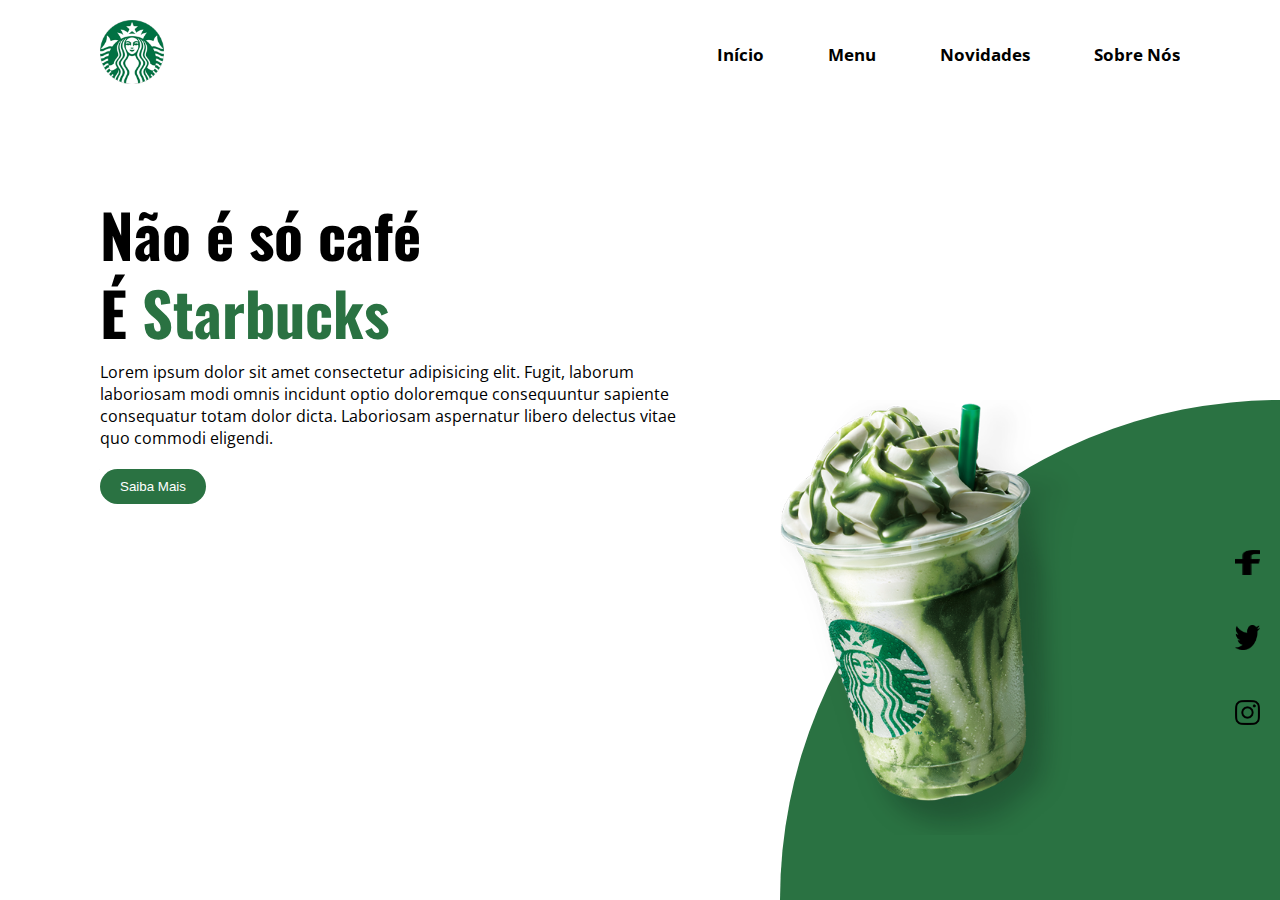
<file: index.html>
<!DOCTYPE html>
<html lang="pt-br">
<head>
    <meta charset="UTF-8">
    <meta http-equiv="X-UA-Compatible" content="IE=edge">
    <meta name="viewport" content="width=device-width, initial-scale=1.0">
    <link rel="shortcut icon" href="AnyConv.com__logo.ico" type="image/x-icon">
    <title>Starbucks</title>
    <link rel="stylesheet" href="style.css">
</head>
<body>

    <header>
        <div class="center">
            <div class="logo">
                <a href="index1.html"><img src="assets1/logo.png" alt=""></a>
            </div>
            <div class="menu">
                <a href="#">Início</a>
                <a href="#">Menu</a>
                <a href="#">Novidades</a>
                <a href="#">Sobre Nós</a>
            </div>
            <div class="header-menu">
                <img src="assets/menu.png" alt="menu">
            </div>
        </div>
    </header>

    <section class="about">
        <div class="extras">
            <img src="assets1/img1.png" alt="">
            <div class="social-media">
                <a href="#"><img src="assets1/facebook.png" alt=""></a>
                <a href="#"><img src="assets1/twitter.png" alt=""></a>
                <a href="#"><img src="assets1/instagram.png" alt=""></a>
            </div>
        </div>
        <div class="cont">
            <div class="container-content">
                <h1>Não é só café <br>É <span>Starbucks</span></h1>
                <p>Lorem ipsum dolor sit amet consectetur adipisicing elit. Fugit, laborum laboriosam modi omnis incidunt optio doloremque consequuntur sapiente consequatur totam dolor dicta. Laboriosam aspernatur libero delectus vitae quo commodi eligendi.</p>
                <button><a href="index1.html">Saiba Mais</a></button>
            </div>
        </div>
    </section>

</body>
</html>
</file>
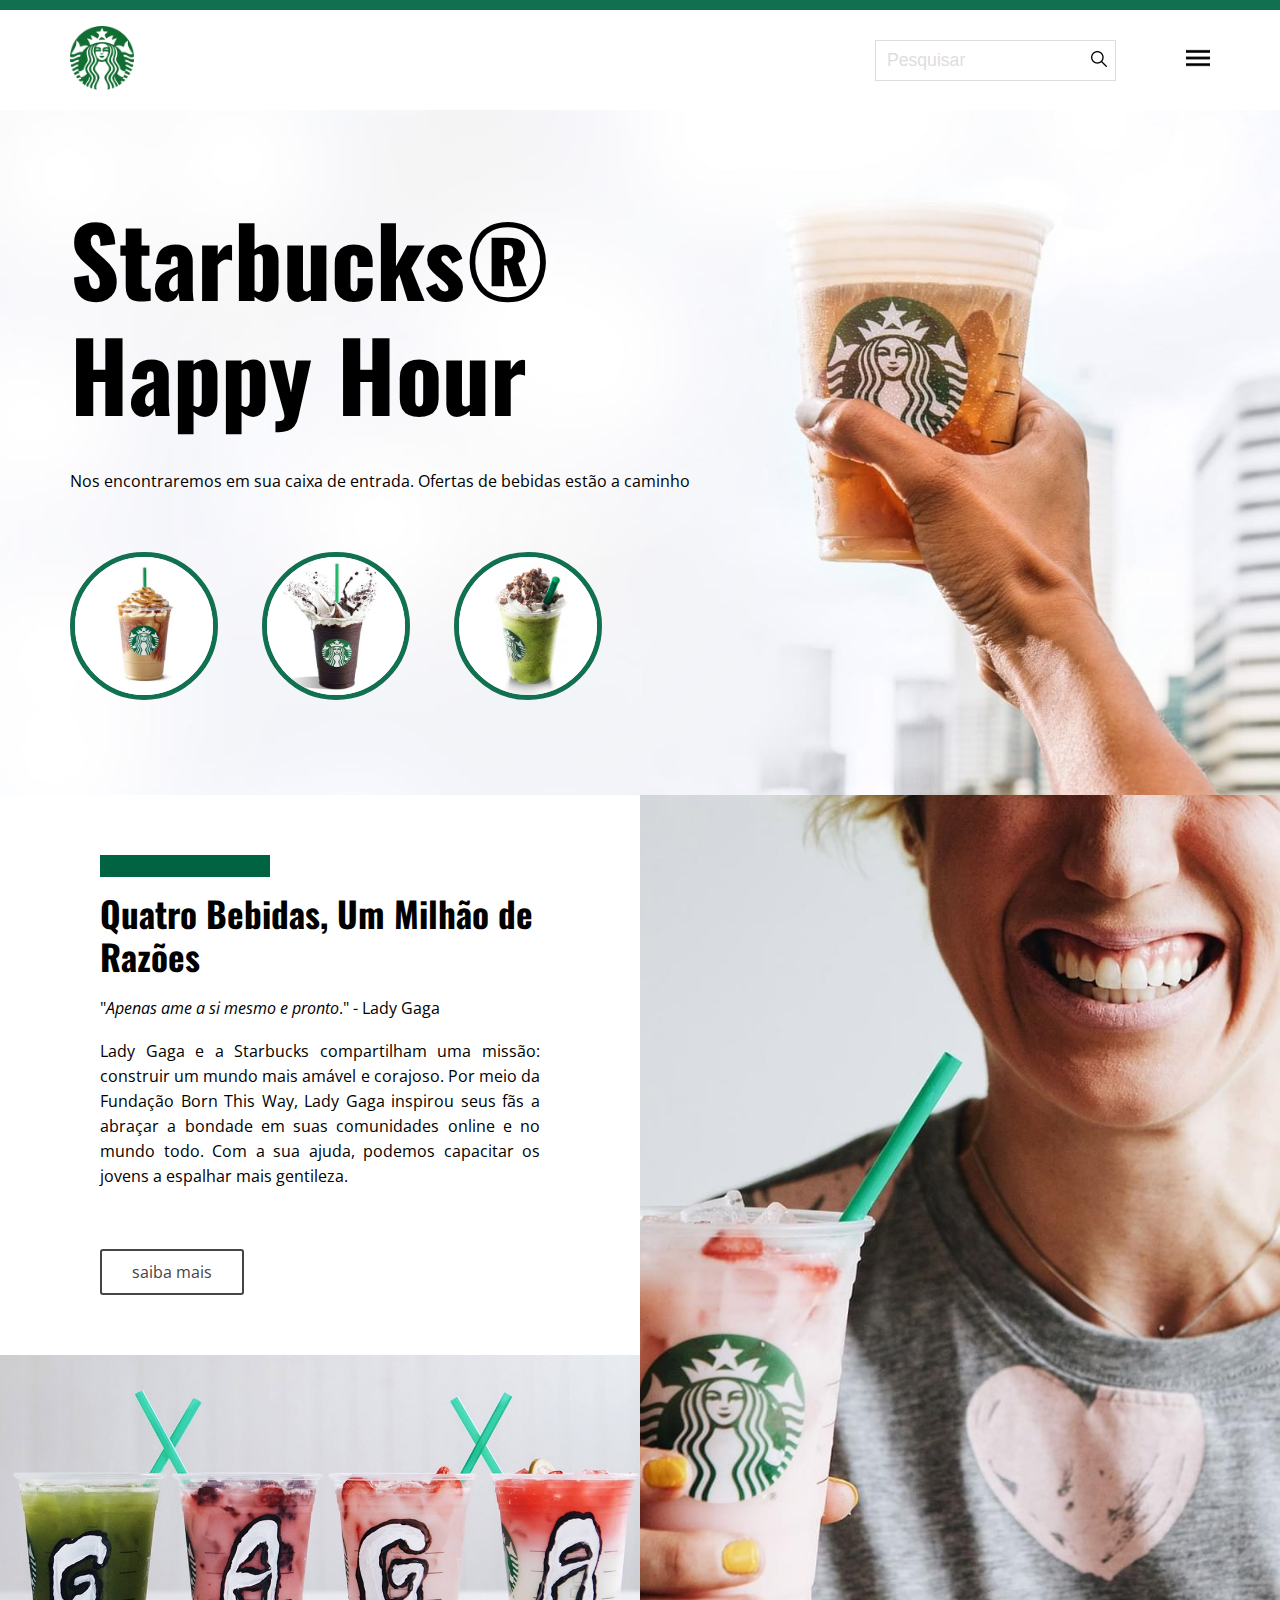
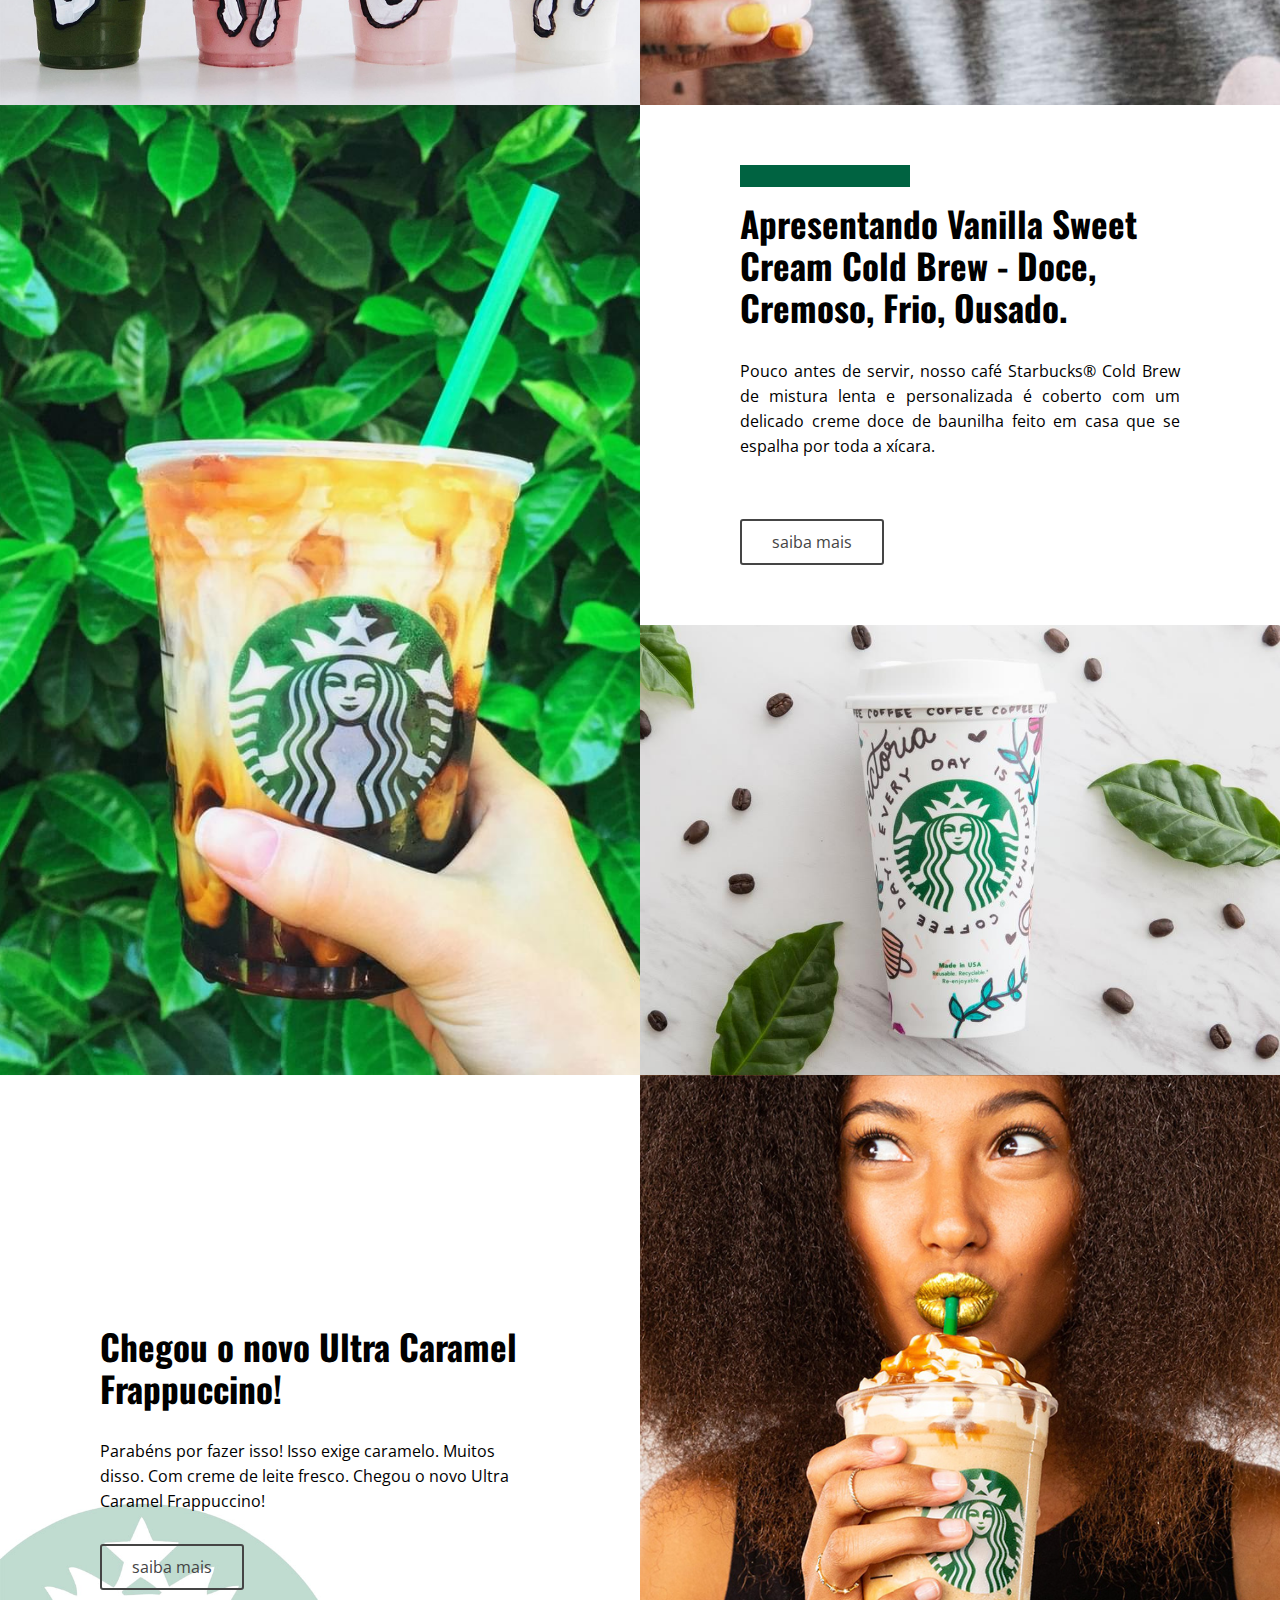
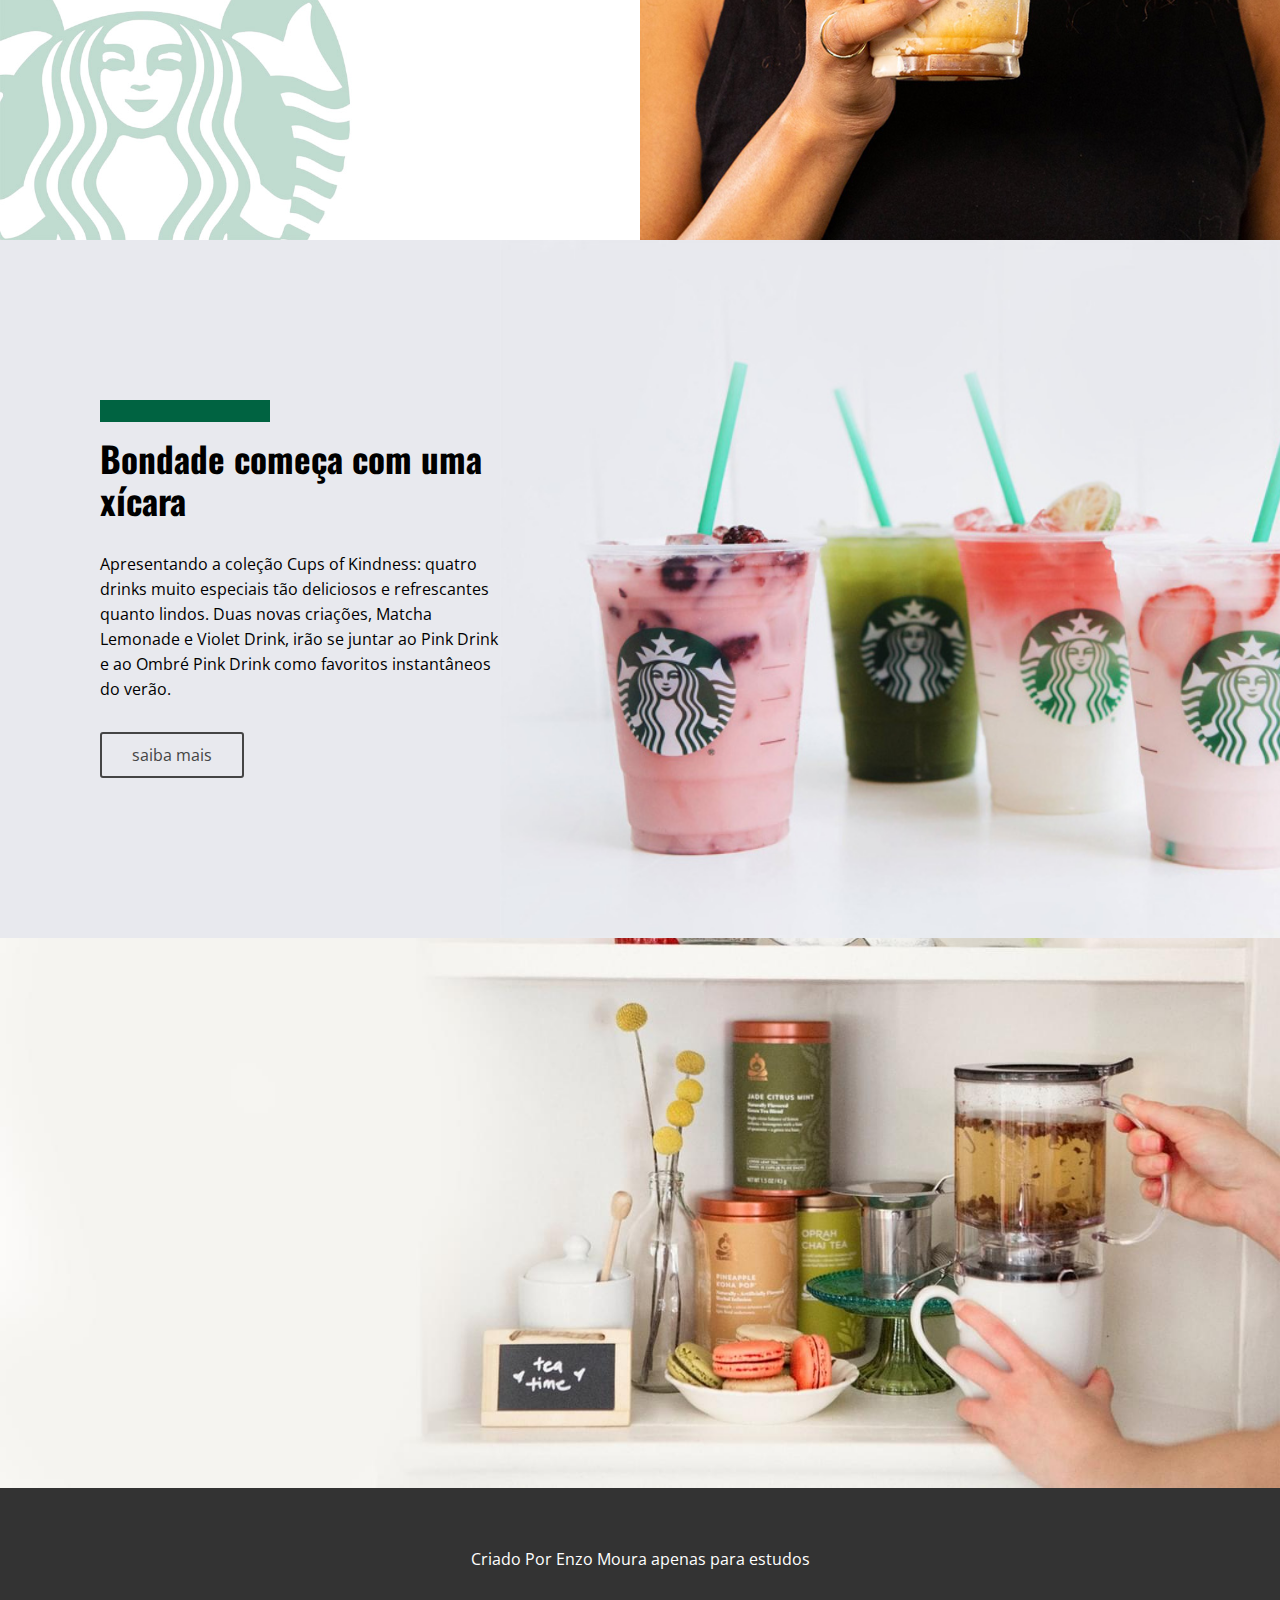
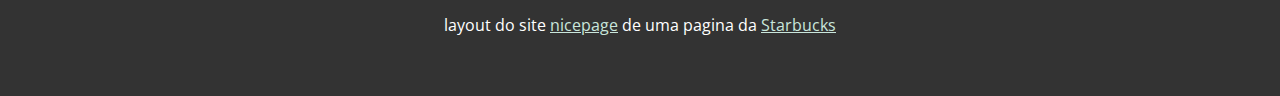
<file: index1.html>
<!DOCTYPE html>
<html lang="pt-br">
<head>
    <meta charset="UTF-8">
    <meta http-equiv="X-UA-Compatible" content="IE=edge">
    <meta name="viewport" content="width=device-width, initial-scale=1.0">
    <link rel="shortcut icon" href="AnyConv.com__logo.ico" type="image/x-icon">
    <title>Starbucks</title>
    <link rel="stylesheet" href="style.css">
</head>
<body>


    <header>
        <div class="line"></div>
        <div class="container header--area">
            <div class="logo">
                <a href="index.html"><img src="assets/logo.png" alt="logo Starbucks"></a>
            </div>

            <div class="header--right">
                <div class="header--search">
                    <form>
                        <input type="text" name="search" maxlength="17" placeholder="Pesquisar" >
                        <button>
                            <img src="assets/loupe.png" alt="lupa de pesquisa">
                        </button>
                    </form>
                </div>
                <div class="header--menu">
                    <img src="assets/menu.png" alt="menu">
                </div>
            </div>
        </div>
    </header>


    <section class="banner">
        <div class="container">
            <h1>Starbucks&reg; <br> Happy Hour</h1>
            <p>Nos encontraremos em sua caixa de entrada. Ofertas de bebidas estão a caminho</p>
            <div class="banner--images">
                <img src="assets/c1.jpg" alt="foto1">
                <img src="assets/c2.jpg" alt="foto2">
                <img src="assets/c3.jpg" alt="foto3">
            </div>
        </div>
    </section>


    <section class="area1">
        <div class="area1--content">
            <div class="bar"></div>
            <h2>Quatro Bebidas, Um Milhão de Razões</h2>
            <div class="area1--quote">
                "<em>Apenas ame a si mesmo e pronto</em>." - Lady Gaga
            </div>
            <div class="area1--text">
                Lady Gaga e a Starbucks compartilham uma missão: construir um mundo mais amável e corajoso. Por meio da Fundação Born This Way, Lady Gaga inspirou seus fãs a abraçar a bondade em suas comunidades online e no mundo todo. Com a sua ajuda, podemos capacitar os jovens a espalhar mais gentileza.
            </div>

            <a href="#" class="button">saiba mais</a>
        </div>
        <div class="area1--img1"></div>
        <div class="area1--img2"></div>
    </section>


    <section class="area2">
        <div class="area2--img1"></div>
        <div class="area2--content">
            <div class="bar"></div>
            <h2>Apresentando Vanilla Sweet Cream Cold Brew - Doce, Cremoso, Frio, Ousado.</h2>
            <div class="area2--text">
                Pouco antes de servir, nosso café Starbucks® Cold Brew de mistura lenta e personalizada é coberto com um delicado creme doce de baunilha feito em casa que se espalha por toda a xícara.
            </div>
            <a href="#" class="button">saiba mais</a>
        </div>
        <div class="area2--img2"></div>
    </section>


    <section class="area3">
        <div class="area3--content">
            <h2>Chegou o novo Ultra Caramel Frappuccino!</h2>
            <div class="area3--text">
                Parabéns por fazer isso! Isso exige caramelo. Muitos disso. Com creme de leite fresco. Chegou o novo Ultra Caramel Frappuccino!
            </div>
            <a href="#" class="button">saiba mais</a>
        </div>
        <div class="area3--img">
            
        </div>
    </section>


    <section class="area4">
        <div class="area4--content">
            <div class="bar"></div>
            <h2>Bondade começa com uma xícara</h2>
            <div class="area4--text">
                Apresentando a coleção Cups of Kindness: quatro drinks muito especiais tão deliciosos e refrescantes quanto lindos. Duas novas criações, Matcha Lemonade e Violet Drink, irão se juntar ao Pink Drink e ao Ombré Pink Drink como favoritos instantâneos do verão.
            </div>
            <a href="#" class="button">saiba mais</a>
        </div>
        <div class="area4--img"></div>
    </section>


    <section class="area5"></section>


    <footer>
        Criado Por Enzo Moura apenas para estudos <br> <br> <br>
        <p>layout do site <a href="https://nicepage.com/" target="_blank">nicepage</a> de uma pagina da <a href="https://www.starbucks.com.br/" target="_blank">Starbucks</a></p>
    </footer>
</body>
</html>
</file>
<file: style.css>
@import url('https://fonts.googleapis.com/css2?family=Open+Sans:ital@0;1&family=Oswald:wght@400;700&display=swap');


:root {
    --fonte-padrao: 'Open Sans', sans-serif;
    --fonte-titulo: 'Oswald', sans-serif;
}

* {
    margin: 0;
    padding: 0;
    box-sizing: border-box;
}


.bar {
    width: 170px;
    height: 22px;
    background-color: #006341;
    margin-bottom: 15px;
}

body {
    font-family: var(--fonte-padrao);
}


h1 {
    font-family: var(--fonte-titulo);
    font-weight: bold;
    font-size: 6em;
    line-height: 1.2em;
    margin-bottom: 40px;
}

h2 {
    font-family: var(--fonte-titulo);
    font-size: 2.2em;
    line-height: 1.2em;
    font-weight: bold;
}


.button {
    text-decoration: none;
    border: 2px solid #454545;
    display: inline-block;
    padding: 10px 30px;
    color: #454545;
    border-radius: 3px;
}


.button:hover {
    color: white;
    background-color: #454545;
}


/* Landing Page start */

.center {
    display: flex;
    justify-content: space-between;
    align-items: center;
    width: 100%;
    margin: auto;
    padding: 20px 0;
}

.center .logo {
    margin-left: 100px;
}

header .center .menu a {
    display: inline-block;
    text-decoration: none;
    color: black;
    font-size: 17px;
    margin-left: 60px;
    font-weight: bold;
}

header .center .menu a:nth-child(4) {
    margin-right: 100px;
}

header .center .menu a:hover {
    color: #117050;
    text-decoration: underline;
}

.header-menu {
    display: none;
}

.about {
    height: calc(100vh - 109px);
    position: relative;
    overflow: hidden;
}

.extras {
    position: absolute;
    bottom: -500px;
    right: -500px;
    width: 1000px;
    height: 1000px;
    background-color: #2a7242;
    border-radius: 50%;
}
.extras img {
    width: 300px;
    height: auto;
}

.social-media {
    position: absolute;
    right: 520px;
    top: 150px;
}

.extras .social-media img{
    display: block;
    width: 25px;
    height: 25px;
    margin-bottom: 50px;
}

.container-content {
    max-width: 45%;
    margin-left: 100px;
}

.container-content h1 {
    font-size: 60px;
    margin-top: 15%;
    line-height: 1.3;
}

.container-content span {
    color: #2a7242;
}

.container-content p {
    margin-top: -30px;
}

.container-content button {
    border: 0;
    background-color: #2a7242;
    padding: 10px 20px;
    margin-top: 20px;
    border-radius: 20px;
}

.container-content button a {
    text-decoration: none;
    color: #fff;
}

.container-content button a:hover {
    text-decoration: underline;
}



/* Landing Page end */


/* Landing Page Responsive star */

@media (min-width: 759px) and (max-width: 1024px) {
    header .center .menu a {
        display: none;
    }

    .center .logo {
        margin-left: 40px;
    }

    .header-menu {
        display: block;
        width: 15px;
        height: 15px;
        margin-right: 70px;
    }

    .header-menu img {
        width: 40px;
        height: 40px; 
        margin-top: -50px;
        cursor: pointer;
    }

    .container-content {
        max-width: 45%;
        margin-left: 40px;
    }

    .extras {
        position: absolute;
        bottom: -250px;
        right: -250px;
        width: 700px;
        height: 700px;
        background-color: #2a7242;
        border-radius: 50%;
    }
    .extras img {
        position: absolute;
        width: 250px;
        height: auto;
        right: 370px; 
        bottom: 380px;  
    }
}

@media (min-width: 320px) and (max-width: 758px) {
    header .center .menu a {
        display: none;
    }

    .center .logo {
        margin-left: 20px;
    }

    .header-menu {
        display: block;
        width: 15px;
        height: 15px;
        margin-right: 50px;
    }

    .header-menu img {
        width: 40px;
        height: 40px; 
        margin-top: -50px;
        cursor: pointer;
    }

    .extras {
       background-image: url(assets1/img1.png);
       opacity: 0.2;
       background-position: bottom;
       background-size: cover;
    }
    .extras img {
        display: none;
        width: 250px;
        height: auto;
        right: 370px; 
        bottom: 380px;  
    }

    .container-content {
        max-width: 90%;
        margin-left: 20px;
    }
    
    .container-content h1 {
        font-size: 45px;
        margin-top: 20%;
        line-height: 1.3;
    }
    
    .container-content span {
        color: #2a7242;
    }
    
    .container-content p {
        margin-top: -30px;
    }
    
    .container-content button {
        border: 0;
        background-color: #2a7242;
        padding: 10px 20px;
        margin-top: 20px;
        border-radius: 20px;
    }
    
    .container-content button a {
        text-decoration: none;
        color: #fff;
    }
    
    .container-content button a:hover {
        text-decoration: underline;
    }

    .social-media {
        position: relative;
        right: 520px;
        top: 150px;
    }

}


/* Landing Page Responsive end */





/* header*/


header .line {
    background-color: #117050;
    height: 10px;
}

.container {
    max-width: 1140px;
    margin: auto;
}

.header--area {
    display: flex;
    justify-content: space-between;
    align-items: center;
    height: 100px;
}

.logo img {
    width: 64px;
    height: 64px;
}


.header--right {
    display: flex;
    align-items: center;
}


.header--search form {
    display: flex;
}


.header--search input {
    font-size: 1.1em;
    padding: 9px 11px ;
    border: 1px solid #DEDDDE;
    outline: none;
    width: 100%;
    max-width: 250px;
}

.header--search input::placeholder {
    color: #DEDDDE;
}


.header--search button {
    border: 0;
    background: transparent;
    margin-left: -25px;
    cursor: pointer;
}


.header--search button img {
    width: 16px;
    height: 16px;
}


.header--menu {
    margin-left: 70px;
    cursor: pointer;
}


.header--menu img {
    width: 24px;
    height: 24px;
}


/*banner*/


.banner {
    background-image: url(assets/bg.jpg);
    background-position: top;
    background-size: cover;
    padding-top: 90px;
    padding-bottom: 90px;
}


h1 {
    font-family: var(--fonte-titulo);
    font-weight: bold;
    font-size: 6em;
    line-height: 1.2em;
    margin-bottom: 40px;
}


.banner--images img{
    width: 148px;
    height: 148px;
    border: 5px solid #117050;
    border-radius: 50%;
    margin: 60px 40px 0 0;
}


/*area1*/


.area1 {
    display: grid;
    grid-template-columns: repeat(2, 1fr);
}


.area1--content {
padding: 60px 100px;
}


.area1--quote {
    margin: 20px 0;
}


.area1--text {
    font-weight: 400;
    text-align: justify;
    margin-bottom: 60px;
    line-height: 25px;
}


.area1--img1 {
    background-color:#DDDEE4;
    background-image: url(assets/f2.jpg);
    background-size: cover;
    background-position: center;
    height: 350px;
}


.area1--img2 {
    background-color: #DDDEE4;
    background-image: url(assets/f1.jpg);
    background-size: cover;
    background-position: center;
    grid-column: 2 / 3;
    grid-row: 1 / 3;
}


/* area2 */


.area2 {
    display: grid;
    grid-template-columns: repeat(2, 1fr);
}


.area2--content {
    padding: 60px 100px;
}


.area2--text {
    font-weight: 400;
    text-align: justify;
    margin-bottom: 60px;
    margin-top: 30px;
    line-height: 25px;
}


.area2--img1 {
    background-image: url(assets/f3.jpg);
    background-size: cover;
    background-position: center;
    grid-row: 1 / 3;
}


.area2--img2 {
    background-image: url(assets/f4.jpg);
    background-size: cover;
    background-position: center;
    grid-column: 2 / 3;
    grid-row: 2 / 3;
    height: 450px;
}


/* area3 */


.area3 {
    display: grid;
    grid-template-columns: repeat(2, 1fr);
}


.area3--content {
    background-image: url(assets/bg2.jpg);
    background-size: cover;
    background-position: center left;
    padding: 250px 100px;
}


.area3--text {
    margin: 30px 0;
    line-height: 25px;
}


.area3--img {
    background-image: url(assets/f5.jpg);
    background-size: cover;
    background-position: center;
}



/* area4 */


.area4 {
    display: grid;
    grid-template-columns: 500px 1fr;
    background-color: #E8E9EE;
}


.area4--content {
    padding: 160px 0px 160px 100px;
}


.area4--text {
    margin: 30px 0;
    line-height: 25px;
}


.area4--img {
    background-image: url(assets/bg3800.jpg);
    background-size:cover;
    background-repeat: no-repeat;
    background-position: left;
}


/* area5 */


.area5 {
    background-image: url(assets/bg4.jpg);
    background-position: center bottom;
    background-size: cover;
    height: 550px;
}


/* footer*/


footer {
    background-color: #333333;
    color: white;
    padding: 60px;
    display: flex;
    flex-direction: column;
    justify-content: center;
    align-items: center;    
}


footer a {
    color: #C9E6DB;
}







@media (min-width:769px) and (max-width: 1140px) {
    .container {
        padding: 0px 20px;
    }
}

@media (min-width:426px) and (max-width:768px) {
    .container {
        padding: 0px 20px;
    }


    .area1 {
        grid-template-columns: 3fr 2fr;
    }

    .area2 {
        grid-template-columns: 2fr 3fr;
    }

    .area3 {
        grid-template-columns: 3fr 2fr;
    }
}

@media (max-width:425px) {
    .container {
        padding: 0 20px;
    }

    .header--search input {
        font-size: 0.8em;
        max-width: 120px;
        margin-left: 40px;
    }

    .header--menu {
        margin-left: 20px;
    }

    h1 {
        font-size: 3.5em;
        line-height: 1.0em;
    }

    h2 {
        font-size: 1.9em;
        line-height: 1.1;
    }

    .banner--images img {
        width: 80px;
        height: 80px;
        border: 3px solid #117050;
        margin-right: 10px;
    }

    .area1, .area2, .area3, .area4 {
        grid-template-columns: 1fr;
    }

    .area1--content {
        padding: 40px;
    }

    .area2--content {
        padding: 40px;
    }

    .area3--content {
        padding: 60px 40px;
    }

    .area4--content {
        padding: 40px;
    }

    .area5 {
        background-position: right bottom;
        background-size: cover;
        height: 220px;
    }

    .area1--img1 {
        background-color: #DDDEE4;
        background-size: contain;
        background-repeat: no-repeat;
        background-position: center;
        height: 280px;
    }


    footer {
        padding: 30px;
        font-size: 0.8em;
        text-align: center;
    }



}
</file>
